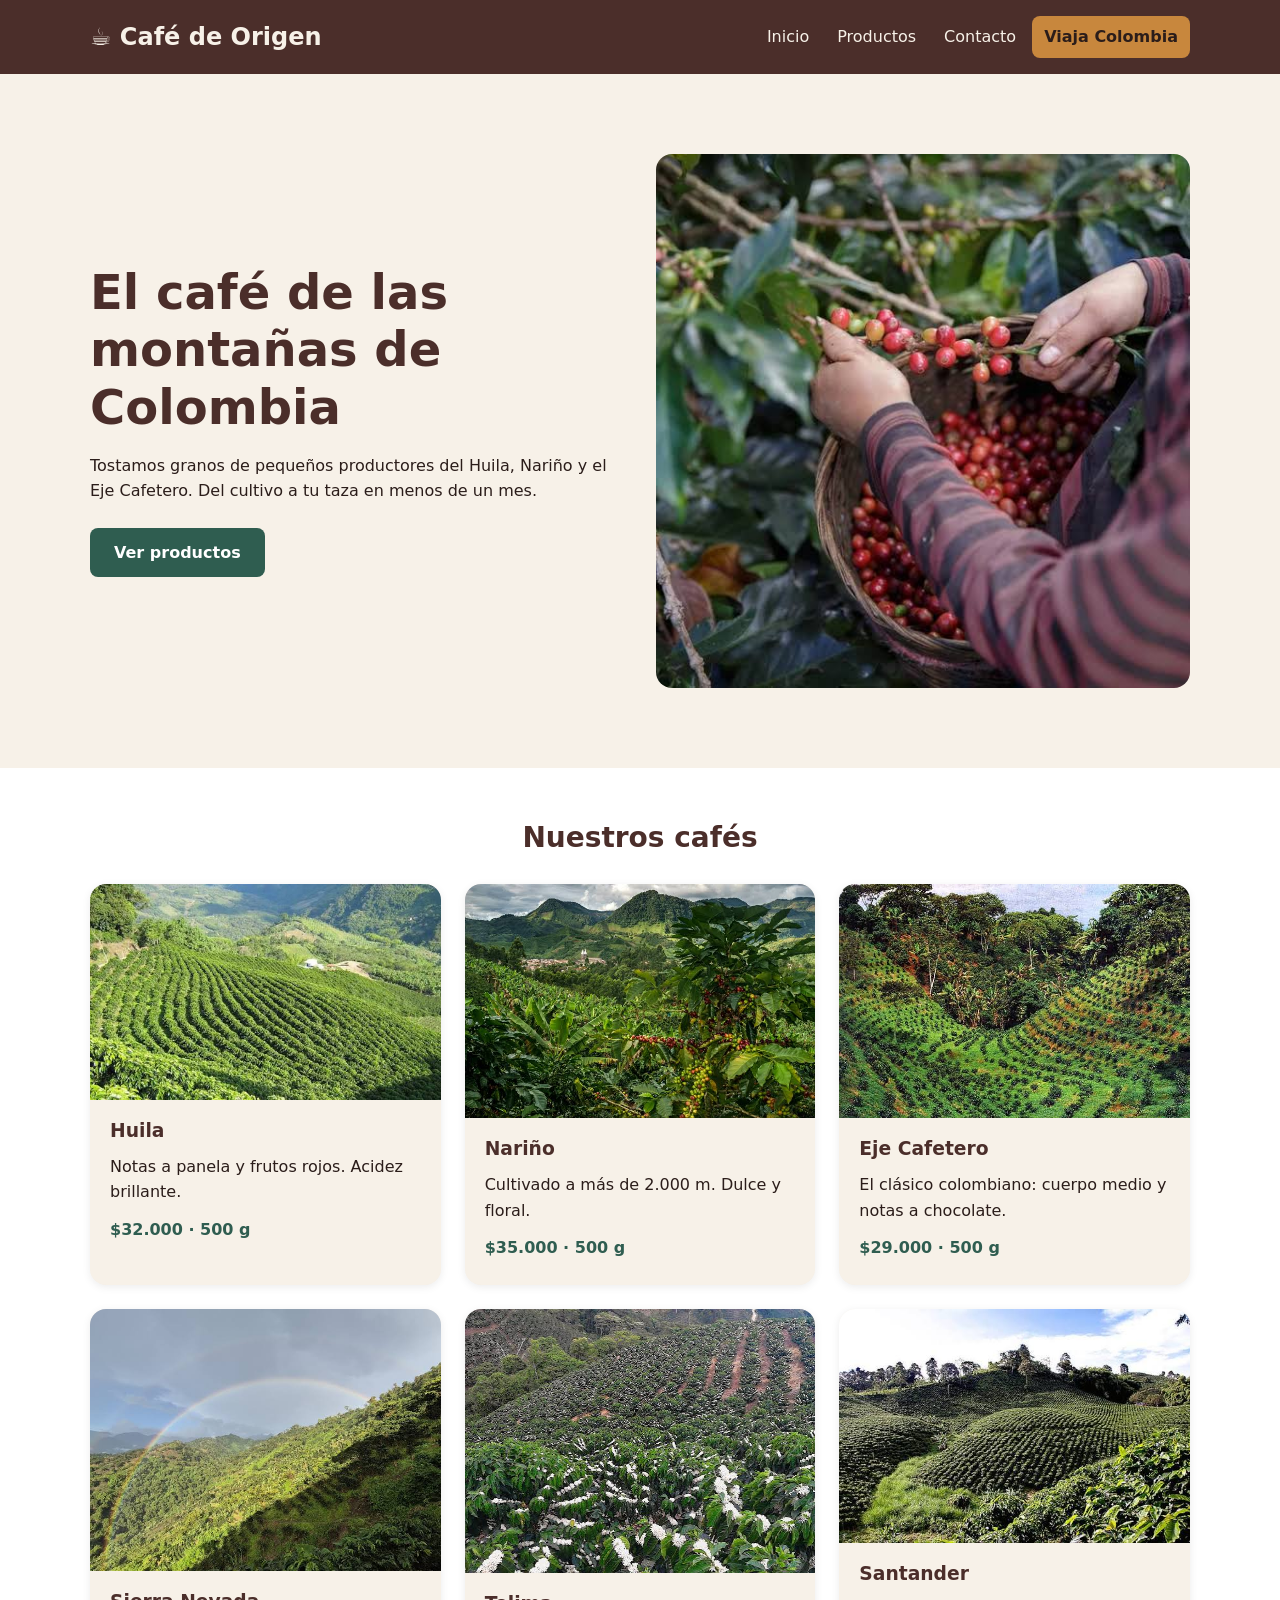
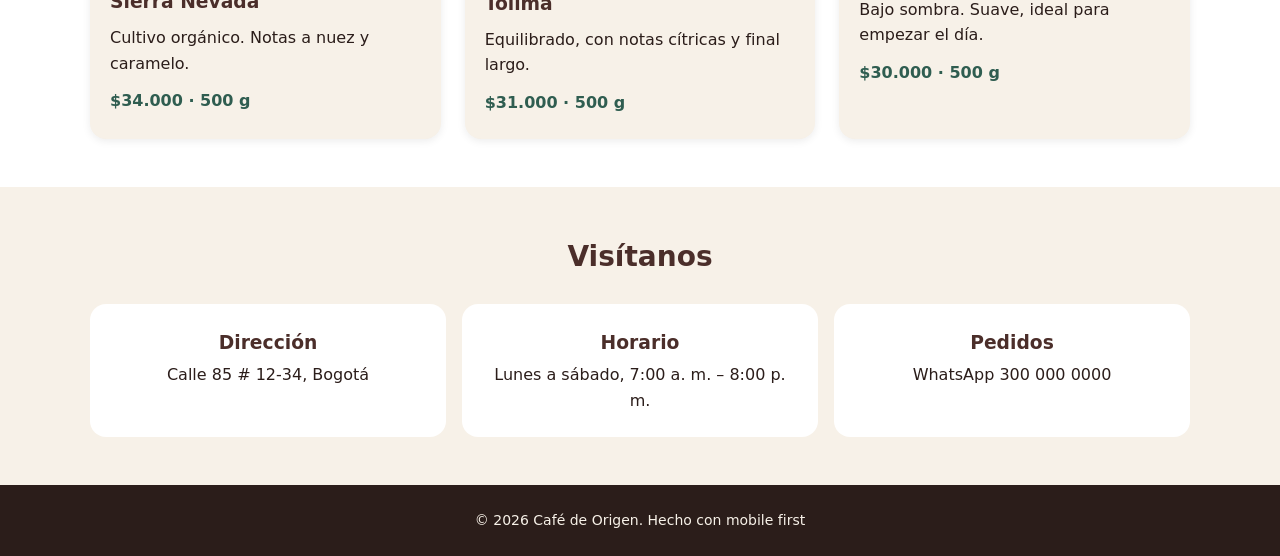
<file: index.html>
<!DOCTYPE html>
<html lang="es">
<head>
    <meta charset="UTF-8">

    <meta name="viewport" content="width=device-width, initial-scale=1.0">
    
    <title>Café de Origen</title>
    <link rel="stylesheet" href="css/styles.css">
</head>
<body>

<!-- ENCABEZADO -->
<header class="header">
    <div class="contenedor header_contenido">
        <a href="#inicio" class="logo">☕ Café de Origen</a>
        <nav>
          <ul class="nav_lista">
            <li><a href="#inicio">Inicio</a></li>
            <li><a href="#productos">Productos</a></li>
            <li><a href="#contacto">Contacto</a></li>
            <li><a href="viajacolombia/index.html" class="nav_destacado">Viaja Colombia</a></li>
        </ul>
    </nav>
  </div>
</header>

<main>
<!-- HERO -->
<section class="hero" id="inicio">
    <div class="contenedor hero_contenido">
        <div class="hero_texto">
            <h1>El café de las montañas de Colombia</h1>
            <p>Tostamos granos de pequeños productores del Huila, Nariño y el Eje Cafetero. Del cultivo a tu taza en menos de un mes.</p>
            <a href="#productos" class="boton">Ver productos</a>
        </div>
        <img class="hero_imagen" src="img\manos_campesinas_recogen_café.jpg" alt="Manos manos_campesinas_recogen_café">
        </div>
        </section>

<!-- PRODUCTOS -->

<section class="productos" id="productos">
    <div class="contenedor">
        <h2>Nuestros cafés</h2>
        <div class="tarjetas">
            <article class="tarjeta">
            <img src="img\café_huila.jpg" alt="Café del Huila">
            <div class="tarjeta_cuerpo">
               <h3>Huila</h3>
               <p>Notas a panela y frutos rojos. Acidez brillante.</p>
                <span class="precio">$32.000 · 500 g</span>
        </div>
</article>

    <article class="tarjeta">
        <img src="img\café_nariño.jpg" alt="Café de Nariño">
    <div class="tarjeta_cuerpo">
        <h3>Nariño</h3>
        <p>Cultivado a más de 2.000 m. Dulce y floral.</p>
        <span class="precio">$35.000 · 500 g</span>
    </div>
</article>

    <article class="tarjeta">
        <img src="img\café_eje_cafetero.jpg" alt="Café del Eje Cafetero">
        <div class="tarjeta_cuerpo">
        <h3>Eje Cafetero</h3>
        <p>El clásico colombiano: cuerpo medio y notas a chocolate.</p>
        <span class="precio">$29.000 · 500 g</span>
    </div>
</article>

    <article class="tarjeta">
        <img src="img\café_sierra_nevada.jpg" alt="Café de la Sierra Nevada">
        <div class="tarjeta_cuerpo">
        <h3>Sierra Nevada</h3>
        <p>Cultivo orgánico. Notas a nuez y caramelo.</p>
        <span class="precio">$34.000 · 500 g</span>
        </div>
</article>

    <article class="tarjeta">
        <img src="img\café_tolima.jpg" alt="Café del Tolima">
        <div class="tarjeta_cuerpo">
        <h3>Tolima</h3>
        <p>Equilibrado, con notas cítricas y final largo.</p>
        <span class="precio">$31.000 · 500 g</span>
        </div>
</article>

    <article class="tarjeta">
        <img src="img\café_santander.jpg" alt="Café de Santander">
        <div class="tarjeta_cuerpo">
        <h3>Santander</h3>
        <p>Bajo sombra. Suave, ideal para empezar el día.</p>
        <span class="precio">$30.000 · 500 g</span>
        </div>

    </article>
    </div>
</div>
</section>


<!-- CONTACTO -->
<section class="contacto" id="contacto">
    <div class="contenedor">
        <h2>Visítanos</h2>
        <div class="contacto_grid">
            <div class="contacto_bloque">
                <h3>Dirección</h3>
                <p>Calle 85 # 12-34, Bogotá</p>
            </div>
            <div class="contacto_bloque">
                <h3>Horario</h3>
                <p>Lunes a sábado, 7:00 a. m. – 8:00 p. m.</p>
</div>

            <div class="contacto_bloque">
                <h3>Pedidos</h3>
                <p>WhatsApp 300 000 0000</p>
            </div>
        </div>
</div>
</section>
</main>

<!-- PIE DE PÁGINA -->
<footer class="footer">
<p>© 2026 Café de Origen. Hecho con mobile first</p>
</footer>

</body>
</html>
</file>
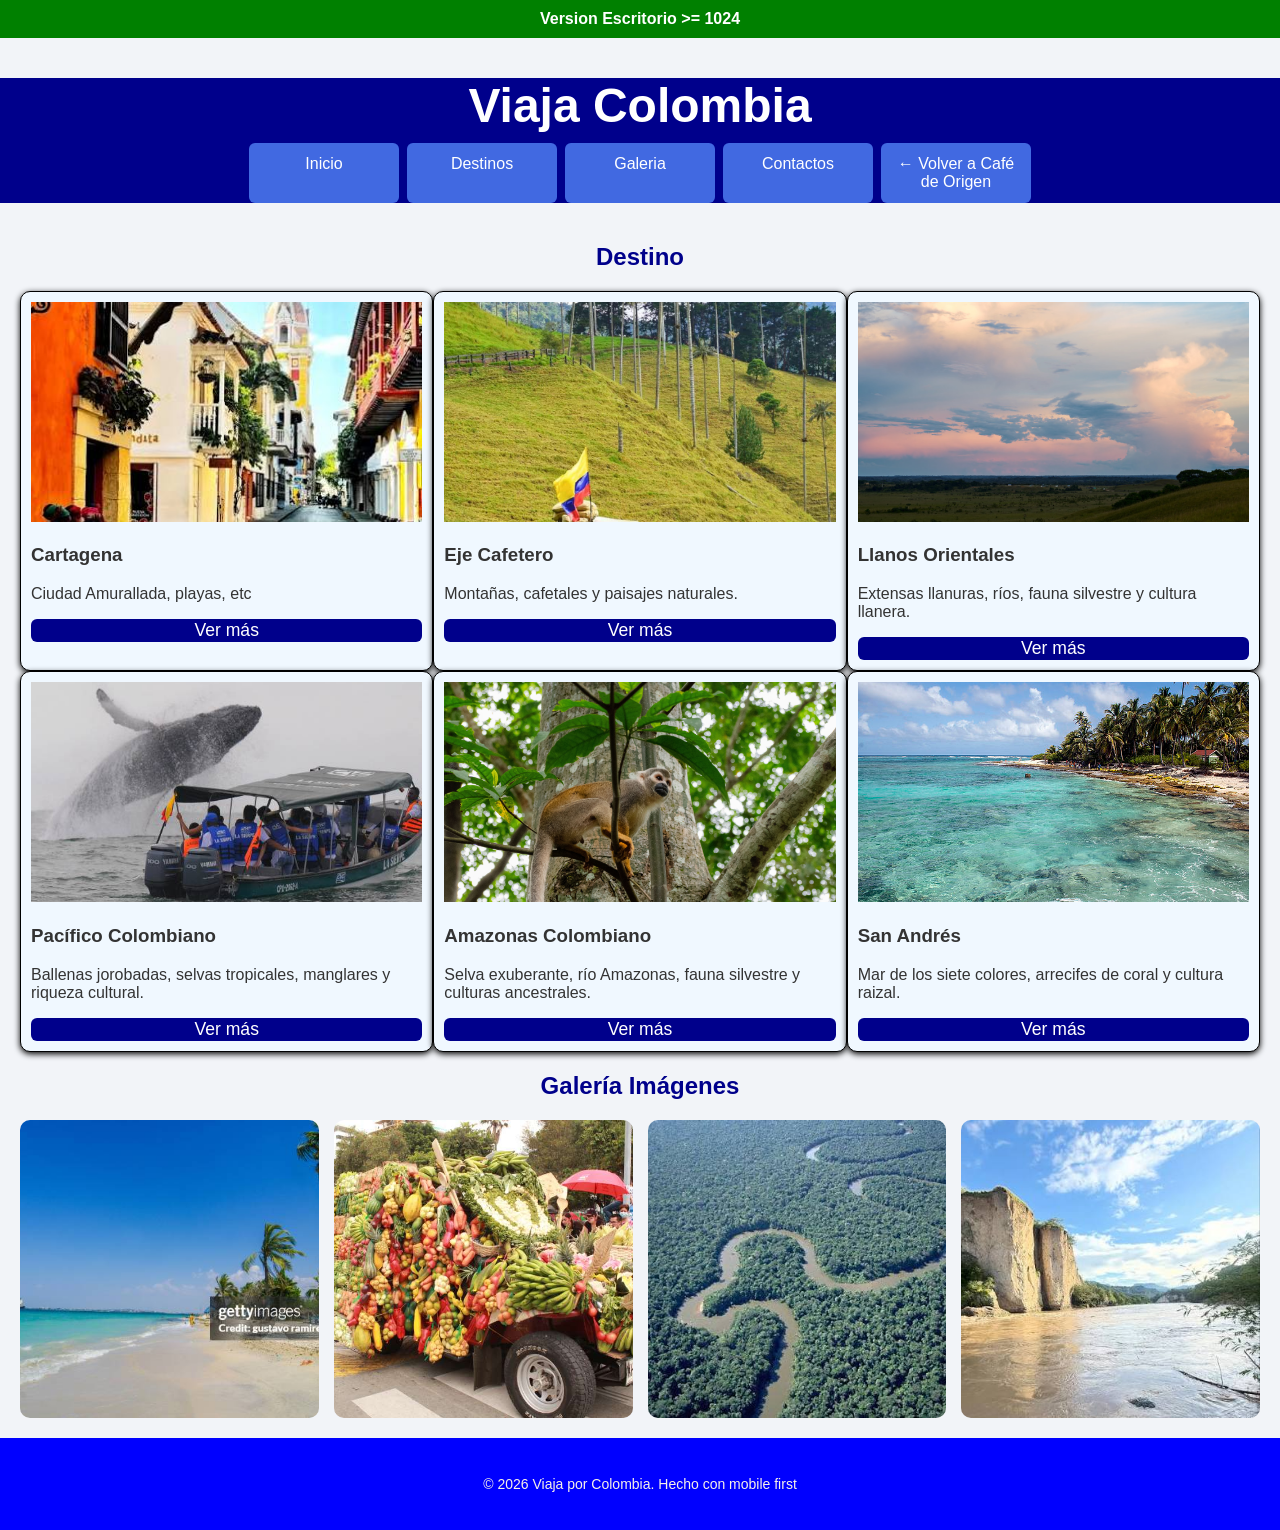
<file: viajacolombia/index.html>
<!DOCTYPE html>
<html lang="en">
<head>
    <meta charset="UTF-8">
    <meta name="viewport" content="width=device-width, initial-scale=1.0">
    <title>ViajaColombia</title>
    <link rel="stylesheet" href= "CSS/estilos.css">

</head>
<body>
    <p class="mensaje"></p>

    <header class="encabezado">
        <h2 class="logo">Viaja Colombia</h2>
        <nav class="menu">
            <a href="#inicio">Inicio</a>
            <a href="#destino">Destinos</a>
            <a href="#galeria">Galeria</a>
            <a href="contactos.html">Contactos</a>
            <a href="../index.html">← Volver a Café de Origen</a>

        </nav>

    </header>
    
    <main class="contenido">
        <h2 class="seccion-titulo">Destino</h2>

        <section class="destinos" id="destino">

            <div class ="tarjeta">
                <img class="imagen" src="IMG\Cartagena.jpg" alt="Playa de Cartagena">
                <h3>Cartagena</h3>
                <p>Ciudad Amurallada, playas, etc</p>
                <button class="boton">Ver más</button>

            </div>  
            <div class="tarjeta">
                <img class="imagen" src="IMG\Eje_Cafetero.jpg" alt="Eje Cafetero">
                <h3>Eje Cafetero</h3>
                <p>Montañas, cafetales y paisajes naturales.</p>
                <button class="boton">Ver más</button>
            </div>
            <div class="tarjeta">
                <img class="imagen" src="IMG\LLanos.jpg" alt="Llanos Orientales">
                <h3>Llanos Orientales</h3>
                <p>Extensas llanuras, ríos, fauna silvestre y cultura llanera.</p>
                <button class="boton">Ver más</button>
            </div>
            
            <div class="tarjeta">
                <img class="imagen" src="IMG/Pacifico.jpeg" alt="Ballena en el Pacífico colombiano">
                <h3>Pacífico Colombiano</h3>
                <p>Ballenas jorobadas, selvas tropicales, manglares y riqueza cultural.</p>
                <button class="boton">Ver más</button>
            </div>

             <div class="tarjeta">
                <img class="imagen" src="IMG/Amazonas.jpg" alt="Selva del Amazonas colombiano">
                <h3>Amazonas Colombiano</h3>
                <p>Selva exuberante, río Amazonas, fauna silvestre y culturas ancestrales.</p>
                <button class="boton">Ver más</button>
            </div>

            <div class="tarjeta">
                <img class="imagen" src="IMG/SanAndres.jpg" alt="Playa en San Andrés">
                <h3>San Andrés</h3>
                <p>Mar de los siete colores, arrecifes de coral y cultura raizal.</p>
                <button class="boton">Ver más</button>
            </div>
            </section>
        
        <h2>Galería Imágenes</h2>

            <section id="galeria" class="galeria">
    
                <img class="foto" src="IMG/playa cartagena.jpg" alt="playa cartagena">
                <img class="foto" src="IMG/yipao.jpg" alt="yipao en el Eje Cafetero">
                <img class="foto" src="IMG/Rio Orinoco.jpg" alt="Río Orinoco">
                <img class="foto" src="IMG/Rio Patia.jpg" alt="Río Patia">

        </section>
    </main>

<footer class="footer">
<p>© 2026 Viaja por Colombia. Hecho con mobile first</p>

</footer>
</body>
</html>
</file>
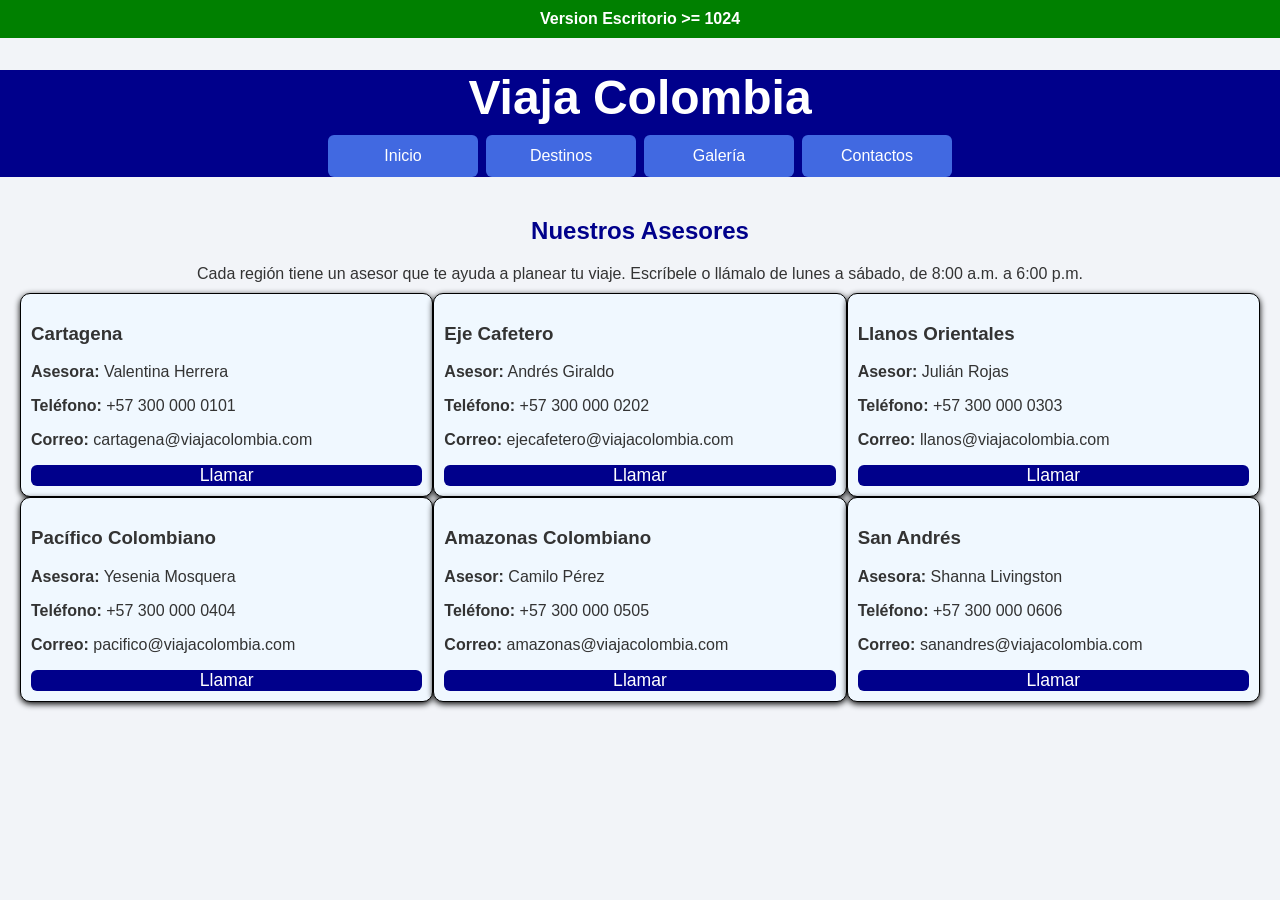
<file: viajacolombia/contactos.html>
<!DOCTYPE html>
<html lang="es">
<head>
    <meta charset="UTF-8">
    <meta name="viewport" content="width=device-width, initial-scale=1.0">
    <title>Contactos - Viaja Colombia</title>
    <link rel="stylesheet" href="CSS/estilos.css">
</head>
<body>
    <p class="mensaje"></p>

    <header class="encabezado">
        <h1 class="logo">Viaja Colombia</h1>
        <nav class="menu">
            <a href="index.html">Inicio</a>
            <a href="index.html#destinos">Destinos</a>
            <a href="index.html#galeria">Galería</a>
            <a href="contactos.html">Contactos</a>
        </nav>
    </header>

    <main class="contenido">
        <h2 class="seccion-titulo">Nuestros Asesores</h2>
        <p class="intro">Cada región tiene un asesor que te ayuda a planear tu viaje. Escríbele o llámalo de lunes a sábado, de 8:00 a.m. a 6:00 p.m.</p>

        <section class="destinos">

            <div class="tarjeta">
                <h3>Cartagena</h3>
                <p><strong>Asesora:</strong> Valentina Herrera</p>
                <p><strong>Teléfono:</strong> +57 300 000 0101</p>
                <p><strong>Correo:</strong> cartagena@viajacolombia.com</p>
                <a class="boton" href="tel:+573000000101">Llamar</a>
            </div>

            <div class="tarjeta">
                <h3>Eje Cafetero</h3>
                <p><strong>Asesor:</strong> Andrés Giraldo</p>
                <p><strong>Teléfono:</strong> +57 300 000 0202</p>
                <p><strong>Correo:</strong> ejecafetero@viajacolombia.com</p>
                <a class="boton" href="tel:+573000000202">Llamar</a>
            </div>

            <div class="tarjeta">
                <h3>Llanos Orientales</h3>
                <p><strong>Asesor:</strong> Julián Rojas</p>
                <p><strong>Teléfono:</strong> +57 300 000 0303</p>
                <p><strong>Correo:</strong> llanos@viajacolombia.com</p>
                <a class="boton" href="tel:+573000000303">Llamar</a>
            </div>

            <div class="tarjeta">
                <h3>Pacífico Colombiano</h3>
                <p><strong>Asesora:</strong> Yesenia Mosquera</p>
                <p><strong>Teléfono:</strong> +57 300 000 0404</p>
                <p><strong>Correo:</strong> pacifico@viajacolombia.com</p>
                <a class="boton" href="tel:+573000000404">Llamar</a>
            </div>

            <div class="tarjeta">
                <h3>Amazonas Colombiano</h3>
                <p><strong>Asesor:</strong> Camilo Pérez</p>
                <p><strong>Teléfono:</strong> +57 300 000 0505</p>
                <p><strong>Correo:</strong> amazonas@viajacolombia.com</p>
                <a class="boton" href="tel:+573000000505">Llamar</a>
            </div>

            <div class="tarjeta">
                <h3>San Andrés</h3>
                <p><strong>Asesora:</strong> Shanna Livingston</p>
                <p><strong>Teléfono:</strong> +57 300 000 0606</p>
                <p><strong>Correo:</strong> sanandres@viajacolombia.com</p>
                <a class="boton" href="tel:+573000000606">Llamar</a>
            </div>

        </section>
    </main>
</body>
</html>
</file>
<file: css/styles.css>
/* ===== PASO 3: Reset y box-sizing ===== */
* {
    box-sizing: border-box; margin: 0;
    padding: 0;
}

/* ===== PASO 4: Tipografía base con unidades relativas ===== */ 
html {
    font-size: 100%;	/* 1rem = 16px (tamaño del navegador) */ scroll-behavior: smooth;
}

body {
    font-family: system-ui, "Segoe UI", Roboto, Arial, sans-serif; font-size: 1rem;
    line-height: 1.6; color: #2b1d1a;
    background-color: #f7f1e8;
}

a {
    color: inherit;
    text-decoration: none;
}

ul {
    list-style: none;
}
h2 {
    font-size: 1.75rem; color: #4b2e2a; text-align: center;
    margin-bottom: 1.5rem;
}

/* ===== PASO 5: Imágenes fluidas ===== */ 
img {
    max-width: 100%; height: auto; display: block;
}

/* ===== PASO 6: Contenedor ===== */
.contenedor { 
    width: 90%;
    max-width: 1100px; margin: 0 auto;

}

/* ===== PASO 7: Encabezado y menú (móvil) ===== */
.header {
    background-color: #4b2e2a; color: #f7f1e8;
    padding: 1rem 0;

}

.header_contenido { 
    display: flex;
    flex-direction: column; align-items: center; gap: 1rem;
}

.logo {
    font-size: 1.5rem; font-weight: 700;
}
.nav_lista { display: flex;
    flex-direction: column; align-items: center; gap: 0.5rem;
}
.nav_lista a { 
    display: block; padding: 0.5rem 1rem; border-radius: 0.5rem;
}

.nav_lista a:hover {
background-color: rgba(255, 255, 255, 0.15);
}

.nav_destacado {   
    background-color: #c8873d; color: #2b1d1a;
    font-weight: 700;
}


/* ===== PASO 8: Hero (móvil) ===== */
.hero {
    padding: 3rem 0;
}

.hero_contenido { 
    display: grid; 
    gap: 2rem;
}


.hero h1 {
    font-size: 2rem; 
    line-height: 1.2; 
    color: #4b2e2a; 
    margin-bottom: 1rem;
}

.hero p {
    margin-bottom: 1.5rem;
}

.boton {
    display: inline-block; 
    background-color: #2f5d50; 
    color: #ffffff;
    padding: 0.75rem 1.5rem; 
    border-radius: 0.5rem; 
    font-weight: 700;
}

.hero_imagen { 
    border-radius: 1rem;
}

/* ===== PASO 9: Tarjetas de productos (móvil: 1 columna) ===== */
.productos {
    background-color: #ffffff; 
    padding: 3rem 0;
}

.tarjetas { 
    display: grid;
    grid-template-columns: 1fr; gap: 1.5rem;
}
.tarjeta {
    background-color: #f7f1e8; 
    border-radius: 1rem; 
    overflow: hidden;
    box-shadow: 0 2px 8px rgba(0, 0, 0, 0.08);
}

.tarjeta_cuerpo {
padding: 1rem 1.25rem 1.5rem;

}
.tarjeta h3 { 
    color: #4b2e2a;
    margin-bottom: 0.5rem;
}

.precio {   
    display: block;
    margin-top: 0.75rem; 
    font-weight: 700; 
    color: #2f5d50;
}

/* ===== PASO 10: Contacto y pie de página (móvil) ===== */
.contacto { 
    padding: 3rem 0;
}
.contacto_grid { 
    display: flex;
    flex-direction: column; gap: 1rem;
}
.contacto_bloque { 
    background-color: #ffffff; 
    padding: 1.5rem;
    border-radius: 1rem; text-align: center;
}
.contacto_bloque h3 { 
    color: #4b2e2a;
    margin-bottom: 0.25rem;
}

.footer {
    background-color: #2b1d1a; 
    color: #f7f1e8;
    text-align: center; 
    padding: 1.5rem 0; 
    font-size: 0.875rem;
}

/* ===== PASO 12: Tablet (768px en adelante) ===== */ @media (min-width: 768px) {
.header_contenido { 
    flex-direction: row;
    justify-content: space-between;
}
.nav_lista {
    flex-direction: row; 
    gap: 0.25rem;
}
.nav_lista a {
    padding: 0.5rem 0.75rem;
}
.hero h1 {
    font-size: 2.5rem;
}
.tarjetas {
    grid-template-columns: repeat(2, 1fr);
}
.contacto_grid { 
    flex-direction: row;
}

.contacto_bloque { 
    flex: 1;
}
}

/* ===== PASO 13: Escritorio (1024px en adelante) ===== */ 
@media (min-width: 1024px) {

.hero {
    padding: 5rem 0;
}

.hero_contenido {
    grid-template-columns: 1fr 1fr; align-items: center;
}
.hero h1 {
    font-size: 3rem;
}

.tarjetas {
    grid-template-columns: repeat(3, 1fr);

}
}
</file>
<file: viajacolombia/CSS/estilos.css>
*{
    box-sizing: border-box;

}

body{
    font-family: Arial, Helvetica, sans-serif;
    margin: 0;
    background-color: #f2f4f8;
    color: #333;

}
.mensaje{
    margin:0;
    padding:10px;
    text-align: center;
    font-weight: bold;
    background-color: red;
    color: white;
}

.mensaje::after{
    content: "Version Celular < 764px"

}

.encabezado{
    background-color: darkblue;
    color: white;
    text-align: center;
}

.logo{
    margin-bottom: 10px;
}

.menu{
    display: flex;
    flex-direction: column;
    gap: 8px;

}

.menu a{
    color: white;
    text-decoration: none;
    background-color: royalblue;
    padding: 12px;
    border-radius: 6px;

}

.contenido{
    padding: 20px;

    
}
.contenido h2{


    text-align: center;
    color: darkblue;
    font-size: 1.5rem;

}


.seccion-titulo{
    text-align: center;
    color: darkblue;
    font-size: 1.5rem;
}

.destinos{
    display: flex;
    flex-direction: column;
}




.intro{
    text-align: center;
    max-width: 700 px;
    margin: 10px auto;

}

.tarjeta{
    background-color: aliceblue;
    border-radius: 10px;
    border: 1px solid black;
    box-shadow: 0 2px 6px black;
    padding: 10px;
    
}


.imagen{
    width: 100%;
    max-width: 100%;
    aspect-ratio: 16 / 9;
    border-radius: 10 px;
    object-fit: cover;

}

.boton{ 
    width: 100%;
    padding: 10 px;
    border: none;
    border-radius: 6px;
    background-color: darkblue;
    color: white;
    font-size: 1.1rem;
    cursor: pointer;
}

a.boton {
    display: block;
    text-align: center;
    text-decoration: none;
}

.galeria{
    display:grid;
    grid-template-columns: repeat(auto-fit, minmax(100px, 1fr));
    gap: 15px;

}

.foto{
    width: 100%;
    border-radius: 10px;
    box-shadow: 0 2px 6px rgba (0, 0, 0, 0.3);
    aspect-ratio: 1/1;
    object-fit: cover;

}

.foto:hover{
    transform: scale(1.05);

}

.footer {
    background-color: blue; 
    color: #f7f1e8;
    text-align: center; 
    padding: 1.5rem 0; 
    font-size: 0.875rem;

}

@media(min-width:768px){
    .mensaje{
        background-color: orange;
    }
    .mensaje::after{
        content:"Version Tablet: 768px a 1023px";

    }
    h1{
        font-size: 2rem;
    }

    .menu{
        flex-direction: row;
        justify-content: center;
    }

    .destinos{
        display: grid;
        grid-template-columns: 1fr 1fr;
    }

    .menu a{
    width: 120px;

    }
    .seccion-titulo{
        font-size: 2rem;
    }
    .logo{
        font-size: 1.8rem;
    }
}

@media (min-width: 1024px){
    .mensaje{
        background-color: green;
    }

    .mensaje::after{
        content: "Version Escritorio >= 1024";

    }

    h1{
        font-size: 3rem;
    }
        .menu{
        flex-direction: row;
        justify-content: center;
    }

    .destinos{
        display: grid;
        grid-template-columns: 1fr 1fr 1fr;
    }

    .menu a{
    width: 150px;

    }
    .seccion-titulo{
        font-size: 2.5rem;
    }
    .logo{
        font-size: 3rem;
    }

}
</file>
